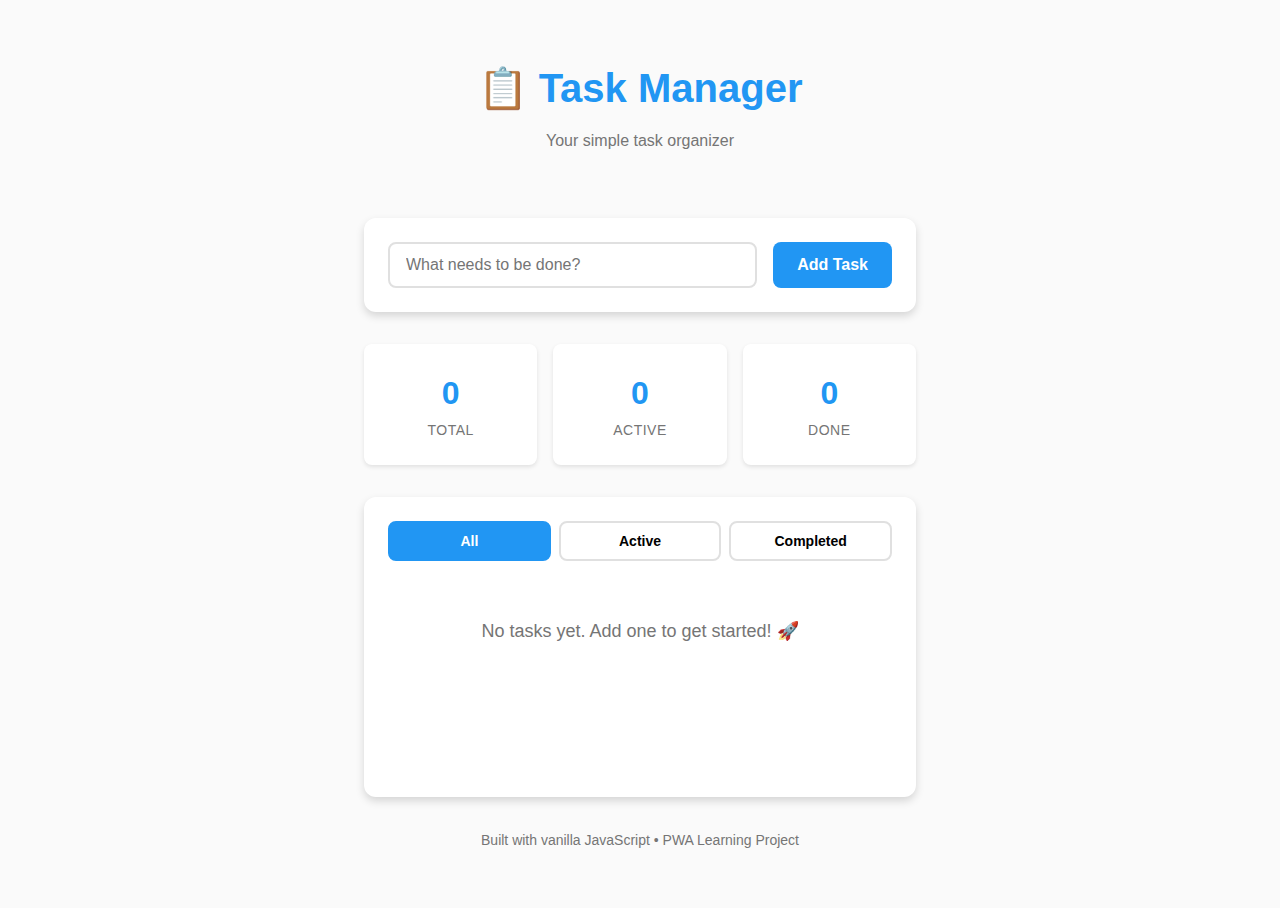
<file: index.html>
<!DOCTYPE html>
<html lang="en">
<head>
    <meta charset="UTF-8">
    <meta name="viewport" content="width=device-width, initial-scale=1.0">
    <meta name="description" content="A Progressive Web App task manager">
    <meta name="theme-color" content="#2196F3">
    <title>Task Manager PWA</title>
    <link rel="stylesheet" href="styles.css">
</head>
<body>
    <div class="container">
        <header>
            <h1>📋 Task Manager</h1>
            <p class="subtitle">Your simple task organizer</p>
        </header>

        <main>
            <!-- Add Task Form -->
            <section class="add-task-section">
                <form id="task-form">
                    <div class="input-group">
                        <input
                            type="text"
                            id="task-input"
                            placeholder="What needs to be done?"
                            autocomplete="off"
                            required
                        >
                        <button type="submit" class="btn btn-primary">Add Task</button>
                    </div>
                </form>
            </section>

            <!-- Task Stats -->
            <section class="stats">
                <div class="stat-item">
                    <span class="stat-value" id="total-tasks">0</span>
                    <span class="stat-label">Total</span>
                </div>
                <div class="stat-item">
                    <span class="stat-value" id="active-tasks">0</span>
                    <span class="stat-label">Active</span>
                </div>
                <div class="stat-item">
                    <span class="stat-value" id="completed-tasks">0</span>
                    <span class="stat-label">Done</span>
                </div>
            </section>

            <!-- Task List -->
            <section class="task-list-section">
                <div class="filter-tabs">
                    <button class="filter-btn active" data-filter="all">All</button>
                    <button class="filter-btn" data-filter="active">Active</button>
                    <button class="filter-btn" data-filter="completed">Completed</button>
                </div>

                <ul id="task-list" class="task-list">
                    <!-- Tasks will be dynamically inserted here -->
                </ul>

                <div id="empty-state" class="empty-state">
                    <p>No tasks yet. Add one to get started! 🚀</p>
                </div>
            </section>
        </main>

        <footer>
            <p>Built with vanilla JavaScript • PWA Learning Project</p>
        </footer>
    </div>

    <script src="app.js"></script>
</body>
</html>
</file>
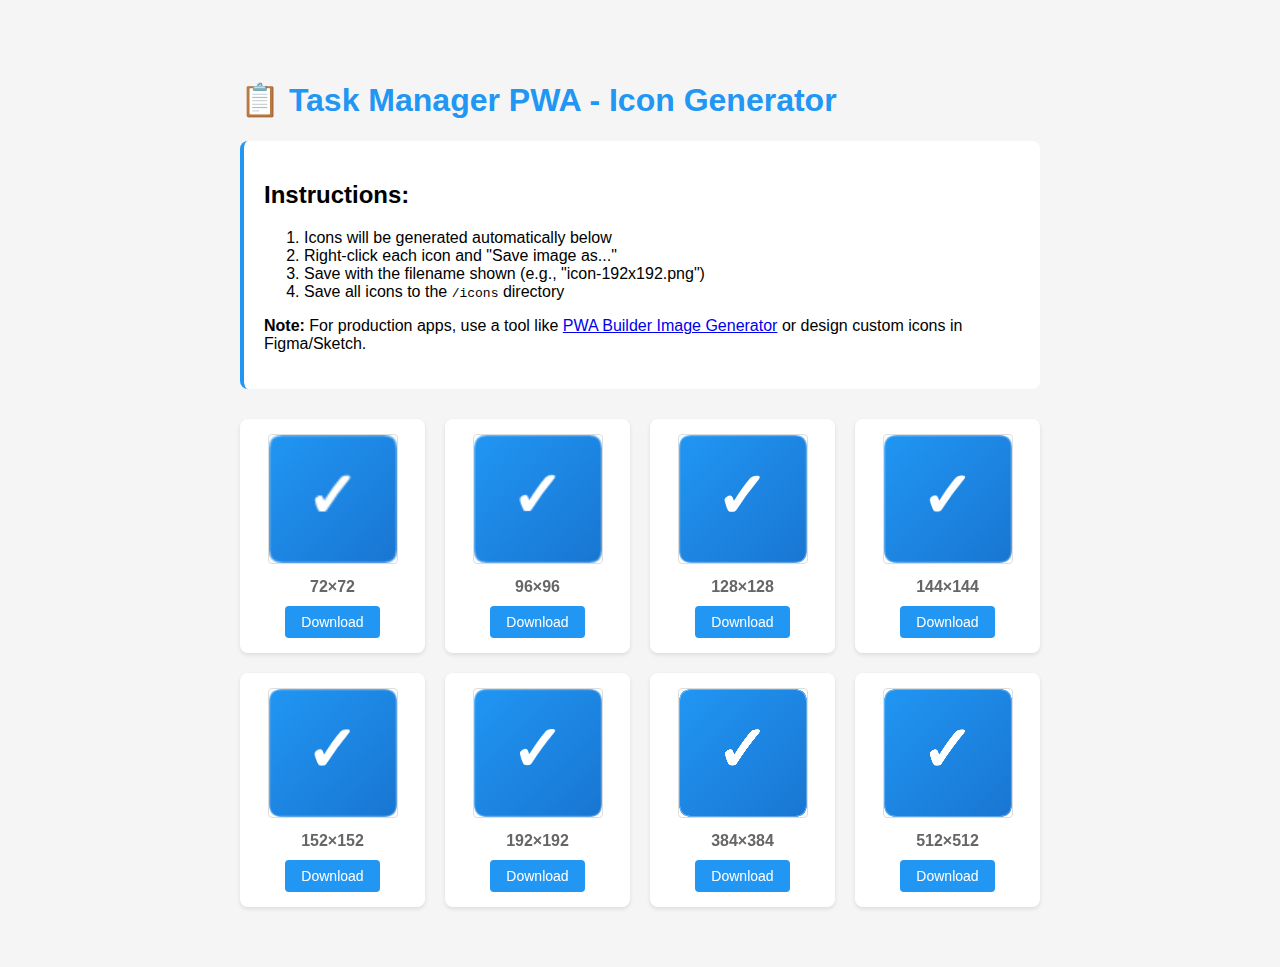
<file: icons/generate-icons.html>
<!DOCTYPE html>
<html lang="en">
<head>
    <meta charset="UTF-8">
    <meta name="viewport" content="width=device-width, initial-scale=1.0">
    <title>Icon Generator - Task Manager PWA</title>
    <style>
        body {
            font-family: -apple-system, BlinkMacSystemFont, 'Segoe UI', Roboto, sans-serif;
            max-width: 800px;
            margin: 40px auto;
            padding: 20px;
            background: #f5f5f5;
        }
        h1 { color: #2196F3; }
        .icon-grid {
            display: grid;
            grid-template-columns: repeat(auto-fill, minmax(150px, 1fr));
            gap: 20px;
            margin-top: 30px;
        }
        .icon-item {
            background: white;
            padding: 15px;
            border-radius: 8px;
            text-align: center;
            box-shadow: 0 2px 4px rgba(0,0,0,0.1);
        }
        canvas {
            border: 1px solid #ddd;
            border-radius: 4px;
            max-width: 100%;
        }
        .size-label {
            margin-top: 10px;
            font-weight: 600;
            color: #666;
        }
        button {
            margin-top: 10px;
            padding: 8px 16px;
            background: #2196F3;
            color: white;
            border: none;
            border-radius: 4px;
            cursor: pointer;
            font-size: 14px;
        }
        button:hover {
            background: #1976D2;
        }
        .instructions {
            background: white;
            padding: 20px;
            border-radius: 8px;
            margin-bottom: 30px;
            border-left: 4px solid #2196F3;
        }
    </style>
</head>
<body>
    <h1>📋 Task Manager PWA - Icon Generator</h1>

    <div class="instructions">
        <h2>Instructions:</h2>
        <ol>
            <li>Icons will be generated automatically below</li>
            <li>Right-click each icon and "Save image as..."</li>
            <li>Save with the filename shown (e.g., "icon-192x192.png")</li>
            <li>Save all icons to the <code>/icons</code> directory</li>
        </ol>
        <p><strong>Note:</strong> For production apps, use a tool like <a href="https://www.pwabuilder.com/imageGenerator" target="_blank">PWA Builder Image Generator</a> or design custom icons in Figma/Sketch.</p>
    </div>

    <div id="icon-grid" class="icon-grid"></div>

    <script>
        const sizes = [72, 96, 128, 144, 152, 192, 384, 512];
        const iconGrid = document.getElementById('icon-grid');

        function generateIcon(size) {
            const canvas = document.createElement('canvas');
            canvas.width = size;
            canvas.height = size;
            const ctx = canvas.getContext('2d');

            // Background gradient
            const gradient = ctx.createLinearGradient(0, 0, size, size);
            gradient.addColorStop(0, '#2196F3');
            gradient.addColorStop(1, '#1976D2');
            ctx.fillStyle = gradient;
            ctx.fillRect(0, 0, size, size);

            // Rounded corners
            ctx.globalCompositeOperation = 'destination-in';
            ctx.beginPath();
            const radius = size * 0.1;
            ctx.moveTo(radius, 0);
            ctx.lineTo(size - radius, 0);
            ctx.quadraticCurveTo(size, 0, size, radius);
            ctx.lineTo(size, size - radius);
            ctx.quadraticCurveTo(size, size, size - radius, size);
            ctx.lineTo(radius, size);
            ctx.quadraticCurveTo(0, size, 0, size - radius);
            ctx.lineTo(0, radius);
            ctx.quadraticCurveTo(0, 0, radius, 0);
            ctx.closePath();
            ctx.fill();
            ctx.globalCompositeOperation = 'source-over';

            // Icon symbol (checkmark in clipboard)
            ctx.fillStyle = 'white';
            ctx.font = `bold ${size * 0.5}px Arial`;
            ctx.textAlign = 'center';
            ctx.textBaseline = 'middle';
            ctx.fillText('✓', size / 2, size / 2);

            // Border
            ctx.strokeStyle = 'rgba(255, 255, 255, 0.3)';
            ctx.lineWidth = size * 0.02;
            ctx.beginPath();
            ctx.moveTo(radius, 0);
            ctx.lineTo(size - radius, 0);
            ctx.quadraticCurveTo(size, 0, size, radius);
            ctx.lineTo(size, size - radius);
            ctx.quadraticCurveTo(size, size, size - radius, size);
            ctx.lineTo(radius, size);
            ctx.quadraticCurveTo(0, size, 0, size - radius);
            ctx.lineTo(0, radius);
            ctx.quadraticCurveTo(0, 0, radius, 0);
            ctx.closePath();
            ctx.stroke();

            return canvas;
        }

        function downloadIcon(canvas, size) {
            const link = document.createElement('a');
            link.download = `icon-${size}x${size}.png`;
            link.href = canvas.toDataURL('image/png');
            link.click();
        }

        // Generate all icons
        sizes.forEach(size => {
            const iconItem = document.createElement('div');
            iconItem.className = 'icon-item';

            const canvas = generateIcon(size);
            canvas.style.width = '128px';
            canvas.style.height = '128px';

            const label = document.createElement('div');
            label.className = 'size-label';
            label.textContent = `${size}×${size}`;

            const downloadBtn = document.createElement('button');
            downloadBtn.textContent = 'Download';
            downloadBtn.onclick = () => downloadIcon(canvas, size);

            iconItem.appendChild(canvas);
            iconItem.appendChild(label);
            iconItem.appendChild(downloadBtn);
            iconGrid.appendChild(iconItem);
        });

        console.log('✅ Generated', sizes.length, 'icon sizes');
    </script>
</body>
</html>
</file>
<file: styles.css>
/* ===================================
   CSS Reset & Base Styles
   =================================== */
* {
    margin: 0;
    padding: 0;
    box-sizing: border-box;
}

:root {
    /* Color Palette */
    --primary-color: #2196F3;
    --primary-dark: #1976D2;
    --primary-light: #BBDEFB;
    --success-color: #4CAF50;
    --danger-color: #F44336;
    --text-primary: #212121;
    --text-secondary: #757575;
    --background: #FAFAFA;
    --surface: #FFFFFF;
    --border-color: #E0E0E0;

    /* Spacing */
    --spacing-xs: 0.5rem;
    --spacing-sm: 1rem;
    --spacing-md: 1.5rem;
    --spacing-lg: 2rem;

    /* Shadows */
    --shadow-sm: 0 2px 4px rgba(0,0,0,0.1);
    --shadow-md: 0 4px 8px rgba(0,0,0,0.15);
    --shadow-lg: 0 8px 16px rgba(0,0,0,0.2);

    /* Border Radius */
    --radius-sm: 4px;
    --radius-md: 8px;
    --radius-lg: 12px;
}

body {
    font-family: -apple-system, BlinkMacSystemFont, 'Segoe UI', Roboto, Oxygen, Ubuntu, Cantarell, sans-serif;
    background: var(--background);
    color: var(--text-primary);
    line-height: 1.6;
    min-height: 100vh;
    display: flex;
    flex-direction: column;
}

/* ===================================
   Container & Layout
   =================================== */
.container {
    max-width: 600px;
    margin: 0 auto;
    padding: var(--spacing-md);
    width: 100%;
}

/* ===================================
   Header
   =================================== */
header {
    text-align: center;
    margin-bottom: var(--spacing-lg);
    padding: var(--spacing-lg) 0;
}

header h1 {
    font-size: 2.5rem;
    color: var(--primary-color);
    margin-bottom: var(--spacing-xs);
}

.subtitle {
    color: var(--text-secondary);
    font-size: 1rem;
}

/* ===================================
   Add Task Form
   =================================== */
.add-task-section {
    background: var(--surface);
    padding: var(--spacing-md);
    border-radius: var(--radius-lg);
    box-shadow: var(--shadow-md);
    margin-bottom: var(--spacing-lg);
}

.input-group {
    display: flex;
    gap: var(--spacing-sm);
}

#task-input {
    flex: 1;
    padding: 0.75rem var(--spacing-sm);
    border: 2px solid var(--border-color);
    border-radius: var(--radius-md);
    font-size: 1rem;
    transition: border-color 0.3s ease;
}

#task-input:focus {
    outline: none;
    border-color: var(--primary-color);
}

/* ===================================
   Buttons
   =================================== */
.btn {
    padding: 0.75rem 1.5rem;
    border: none;
    border-radius: var(--radius-md);
    font-size: 1rem;
    font-weight: 600;
    cursor: pointer;
    transition: all 0.3s ease;
    white-space: nowrap;
}

.btn-primary {
    background: var(--primary-color);
    color: white;
}

.btn-primary:hover {
    background: var(--primary-dark);
    transform: translateY(-2px);
    box-shadow: var(--shadow-md);
}

.btn-primary:active {
    transform: translateY(0);
}

/* ===================================
   Stats Section
   =================================== */
.stats {
    display: grid;
    grid-template-columns: repeat(3, 1fr);
    gap: var(--spacing-sm);
    margin-bottom: var(--spacing-lg);
}

.stat-item {
    background: var(--surface);
    padding: var(--spacing-md);
    border-radius: var(--radius-md);
    text-align: center;
    box-shadow: var(--shadow-sm);
}

.stat-value {
    display: block;
    font-size: 2rem;
    font-weight: 700;
    color: var(--primary-color);
}

.stat-label {
    display: block;
    font-size: 0.875rem;
    color: var(--text-secondary);
    text-transform: uppercase;
    letter-spacing: 0.5px;
}

/* ===================================
   Filter Tabs
   =================================== */
.filter-tabs {
    display: flex;
    gap: var(--spacing-xs);
    margin-bottom: var(--spacing-md);
}

.filter-btn {
    flex: 1;
    padding: 0.625rem;
    background: var(--surface);
    border: 2px solid var(--border-color);
    border-radius: var(--radius-md);
    font-size: 0.875rem;
    font-weight: 600;
    cursor: pointer;
    transition: all 0.3s ease;
}

.filter-btn:hover {
    border-color: var(--primary-light);
}

.filter-btn.active {
    background: var(--primary-color);
    color: white;
    border-color: var(--primary-color);
}

/* ===================================
   Task List
   =================================== */
.task-list-section {
    background: var(--surface);
    padding: var(--spacing-md);
    border-radius: var(--radius-lg);
    box-shadow: var(--shadow-md);
    min-height: 300px;
}

.task-list {
    list-style: none;
}

.task-item {
    display: flex;
    align-items: center;
    gap: var(--spacing-sm);
    padding: var(--spacing-md);
    background: var(--background);
    border-radius: var(--radius-md);
    margin-bottom: var(--spacing-sm);
    transition: all 0.3s ease;
    animation: slideIn 0.3s ease;
}

@keyframes slideIn {
    from {
        opacity: 0;
        transform: translateY(-10px);
    }
    to {
        opacity: 1;
        transform: translateY(0);
    }
}

.task-item:hover {
    box-shadow: var(--shadow-sm);
    transform: translateX(4px);
}

.task-item.completed {
    opacity: 0.7;
}

.task-checkbox {
    width: 20px;
    height: 20px;
    cursor: pointer;
    flex-shrink: 0;
}

.task-text {
    flex: 1;
    font-size: 1rem;
}

.task-item.completed .task-text {
    text-decoration: line-through;
    color: var(--text-secondary);
}

.task-date {
    font-size: 0.75rem;
    color: var(--text-secondary);
    margin-right: var(--spacing-sm);
}

.delete-btn {
    padding: 0.5rem 1rem;
    background: var(--danger-color);
    color: white;
    border: none;
    border-radius: var(--radius-sm);
    font-size: 0.875rem;
    cursor: pointer;
    transition: all 0.3s ease;
    flex-shrink: 0;
}

.delete-btn:hover {
    background: #D32F2F;
    transform: scale(1.05);
}

/* ===================================
   Empty State
   =================================== */
.empty-state {
    text-align: center;
    padding: var(--spacing-lg);
    color: var(--text-secondary);
    font-size: 1.125rem;
}

.empty-state.hidden {
    display: none;
}

/* ===================================
   Footer
   =================================== */
footer {
    text-align: center;
    padding: var(--spacing-lg);
    color: var(--text-secondary);
    font-size: 0.875rem;
    margin-top: auto;
}

/* ===================================
   Responsive Design
   =================================== */
@media (max-width: 640px) {
    .container {
        padding: var(--spacing-sm);
    }

    header h1 {
        font-size: 2rem;
    }

    .input-group {
        flex-direction: column;
    }

    .btn {
        width: 100%;
    }

    .stats {
        gap: var(--spacing-xs);
    }

    .stat-value {
        font-size: 1.5rem;
    }

    .task-item {
        flex-wrap: wrap;
    }

    .task-date {
        order: 3;
        width: 100%;
        margin-top: var(--spacing-xs);
        margin-left: 32px;
    }
}

/* ===================================
   Utility Classes
   =================================== */
.hidden {
    display: none !important;
}
</file>
